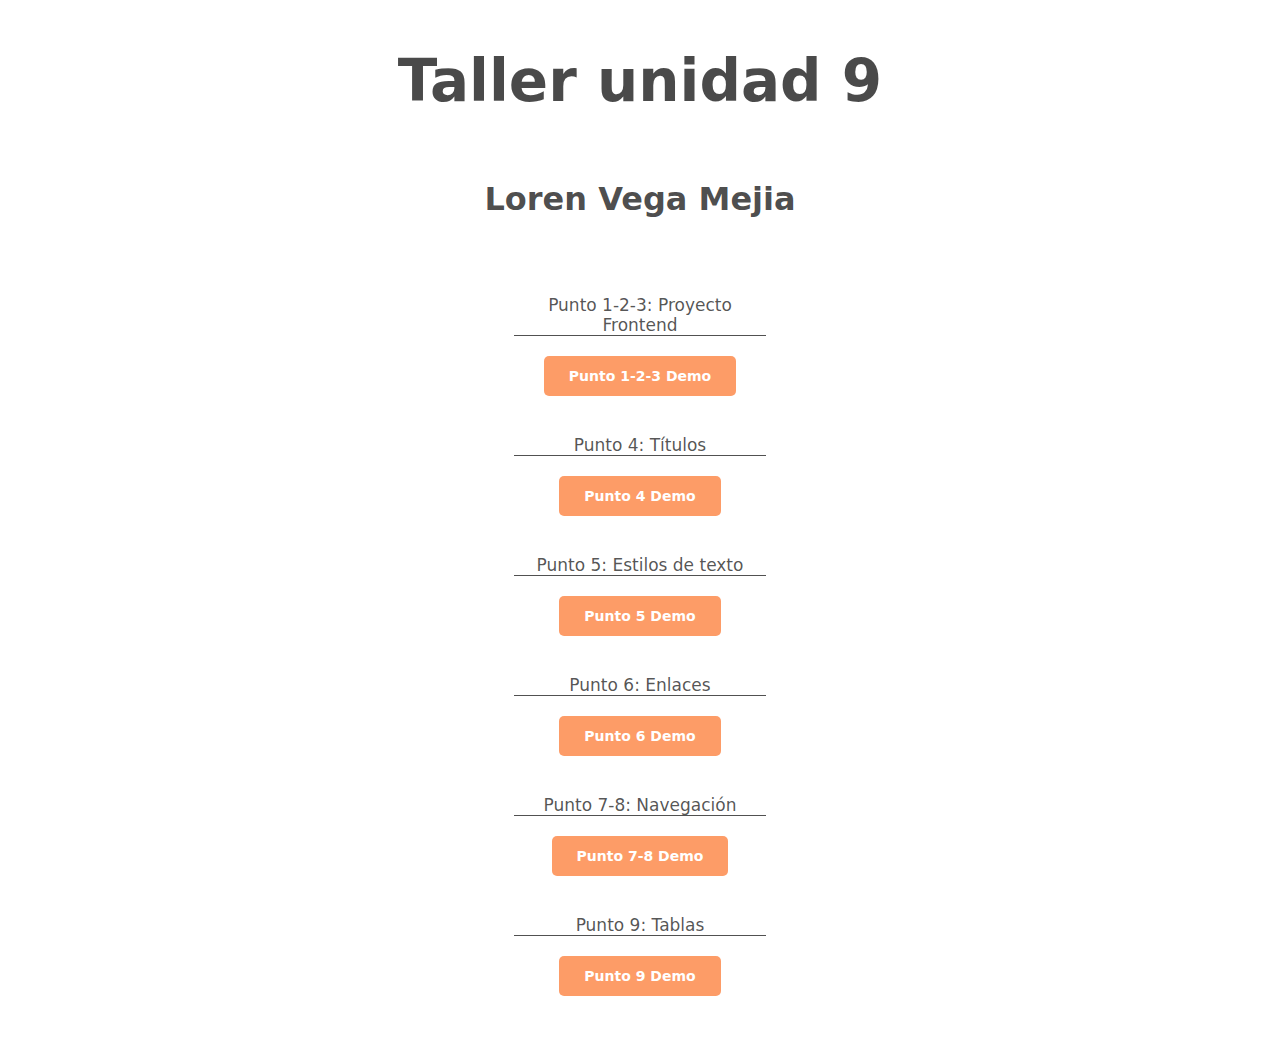
<file: index.html>
<!DOCTYPE html>
<html lang="en">
<head>
  <meta charset="UTF-8">
  <meta http-equiv="X-UA-Compatible" content="IE=edge">
  <meta name="viewport" content="width=device-width, initial-scale=1.0">
  <title>taller 9 menu</title>
  <link rel="stylesheet" href="./styles/styles.css">
</head>
<body> 
  <div>
    <h1> Taller unidad 9</h1>
    <h2>Loren Vega Mejia</h2>
    <nav>
      <ul>
        <li>
          <p>
            Punto 1-2-3: Proyecto Frontend
          </p> 
          <a href="./punto-1-2-3/index.html">
            Punto 1-2-3 Demo
          </a>
        </li>
        <li>
          <p>
            Punto 4: Títulos
          </p> 
          <a href="./punto-4/index.html">
            Punto 4 Demo
          </a>
        </li>
        <li>
          <p>
            Punto 5: Estilos de texto
          </p>
          <a href="./punto-5/index.html">
            Punto 5 Demo
          </a>
        </li>
        <li>
          <p>
            Punto 6: Enlaces
          </p>
          <a href="./punto-6/index.html">
            Punto 6 Demo
          </a>
        </li>
        <li>
          <p>
            Punto 7-8: Navegación
          </p>
          <a href="./punto-7-8/index.html">
            Punto 7-8 Demo
          </a>
        </li>
        <li>
          <p>
            Punto 9: Tablas
          </p>
          <a href="./punto-9/index.html">
            Punto 9 Demo
          </a>
        </li>
      </ul>
    </nav>
  </div> 
</body>
</html>
</file>
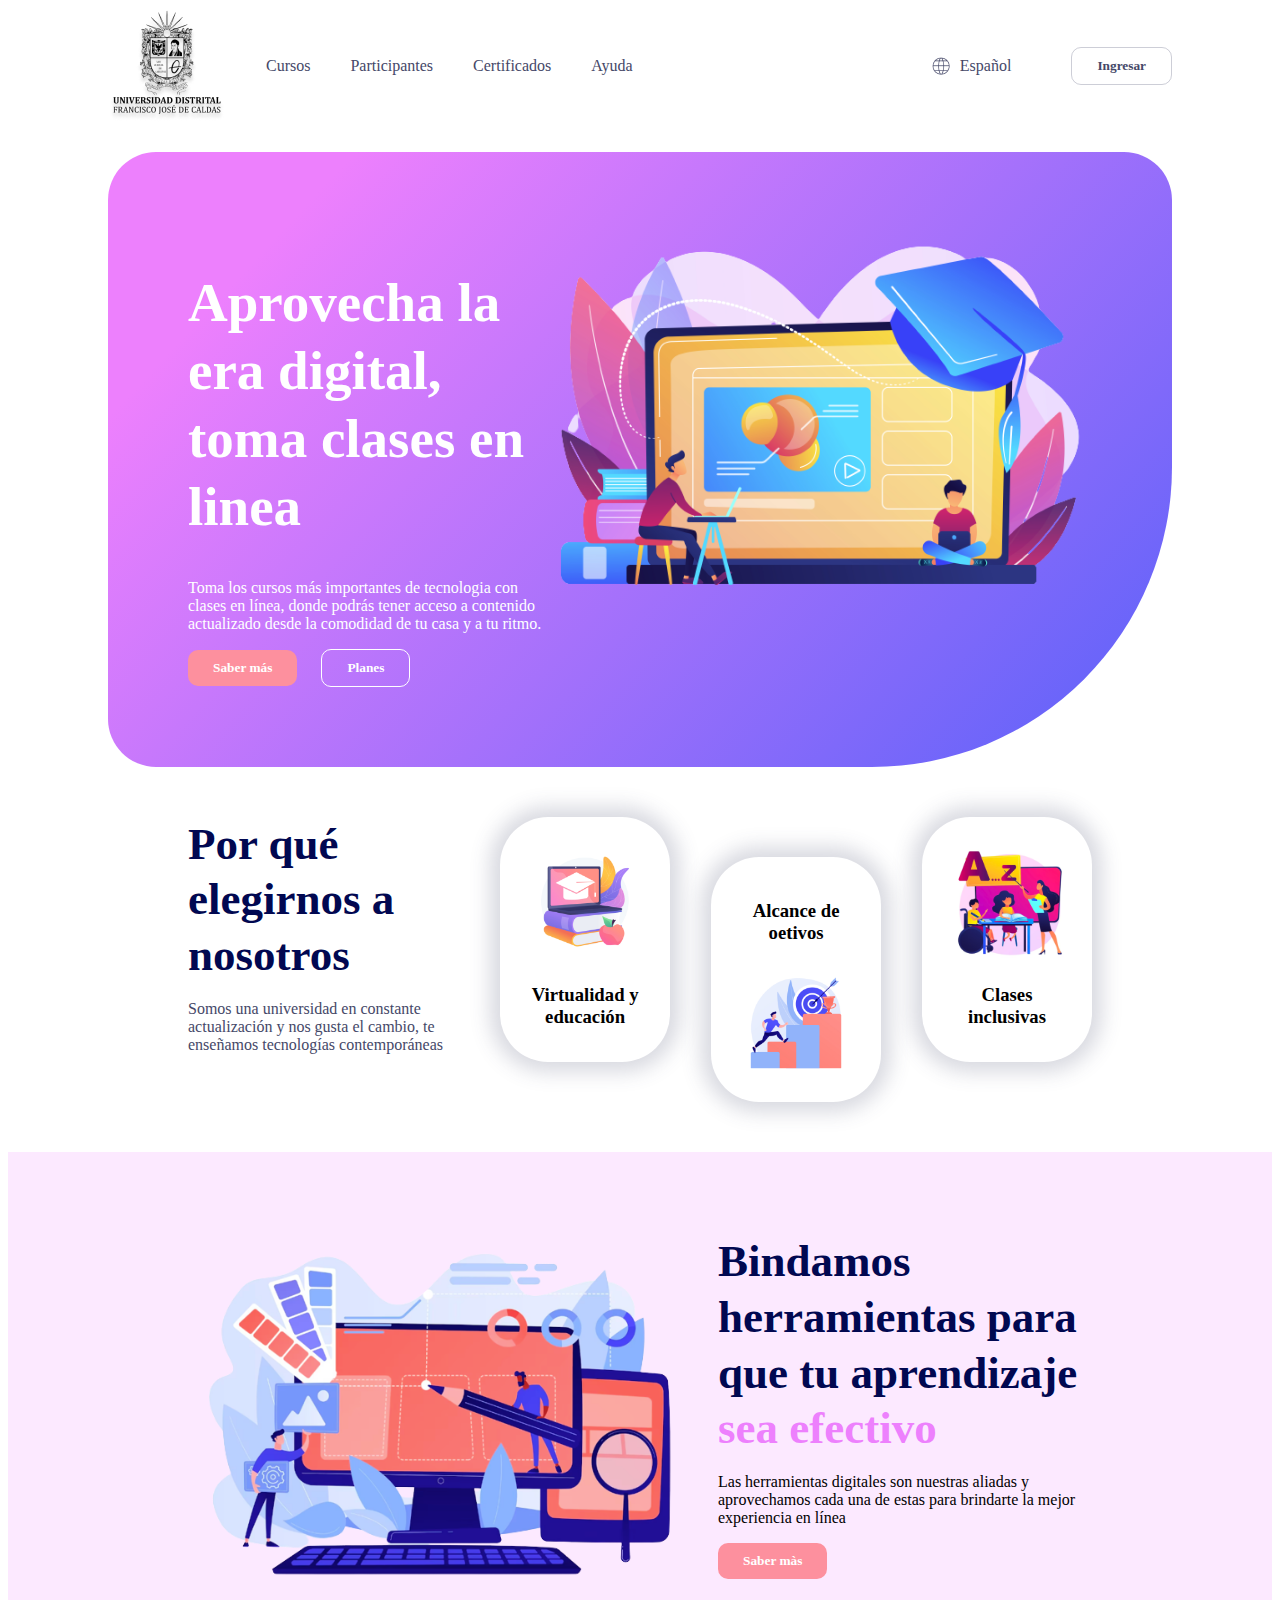
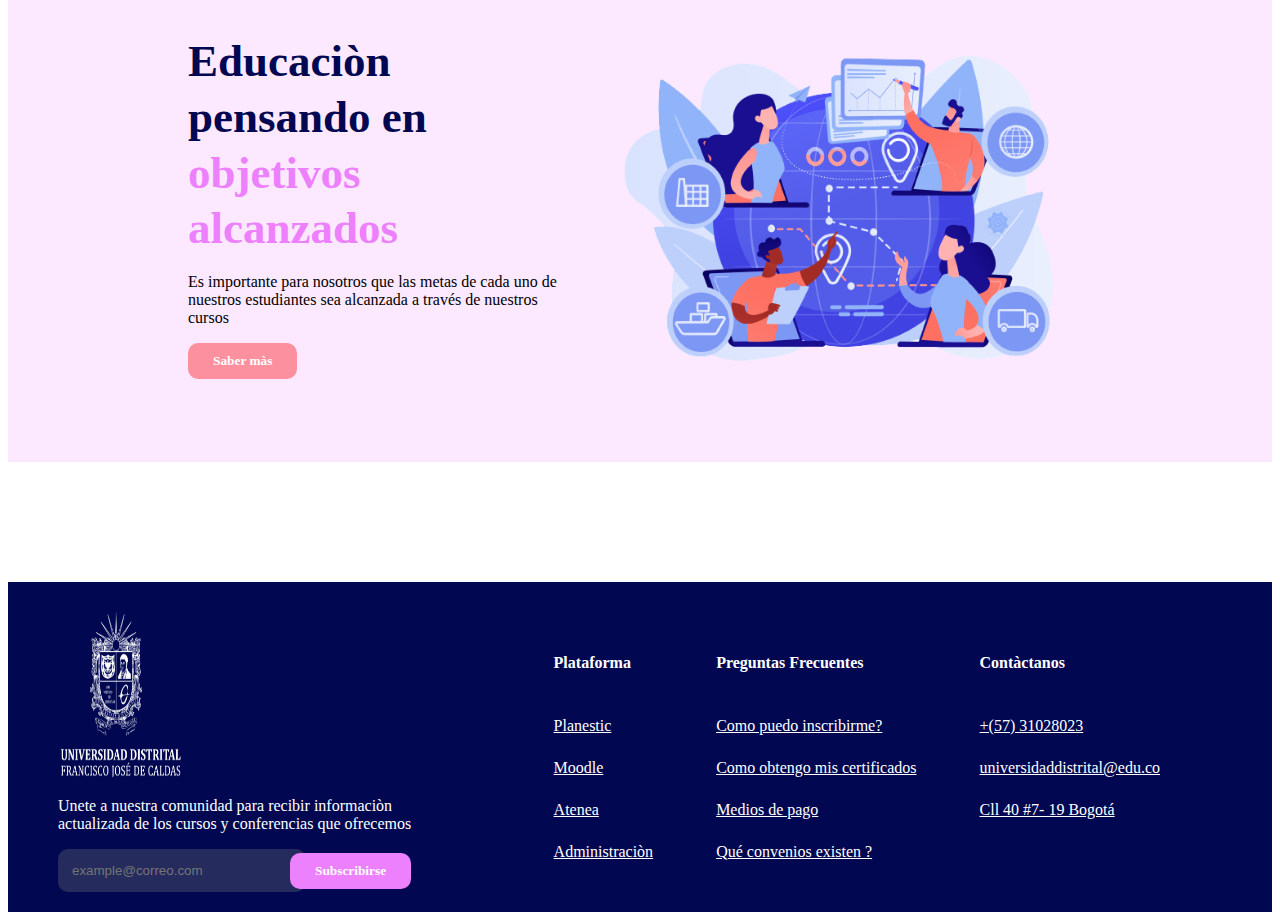
<file: punto-1-2-3/index.html>
<!DOCTYPE html>
<html lang="en">

<head>
    <meta charset="UTF-8">
    <meta name="viewport" content="width=device-width, initial-scale=1.0">
    <link rel="stylesheet" href="https://indestructibletype.com/fonts/Jost.css" type="text/css" charset="utf-8" />
    <link rel="stylesheet" href="./styles/header-styles.css">
    <link rel="stylesheet" href="./styles/common-styles.css">
    <link rel="stylesheet" href="./styles/banner_styles.css">
    <link rel="stylesheet" href="./styles/section-1-styles.css">
    <link rel="stylesheet" href="./styles/section-2-styles.css">
    <link rel="stylesheet" href="./styles/footer-styles.css">
    <title>Page design</title>
</head>

<body>
    <header>
        <div class="header__navigator">
            <img src="./public/images/header-logo.png" alt="header logo">
            <nav>
                <ul>
                    <li><a href="#banner">Cursos</a></li>
                    <li><a href="#ection-1">Participantes</a></li>
                    <li><a href="#section-2">Certificados</a></li>
                    <li><a href="#footer">Ayuda</a></li>
                </ul>
            </nav>
        </div>
        <div class="header__settings">
            <div class="language">
                <img src="./public/images/header-world.png" alt="header world">
                <span>Español</span>
            </div>
            <button>Ingresar</button>
        </div>
    </header>
    <main>
        <section id="banner">
            <div class="banner_info">
                <div class="banner_text">
                    <h1>Aprovecha la era digital, toma clases en linea</h1>
                    <p>Toma los cursos más importantes de tecnologia con clases en línea,
                        donde podrás tener acceso a contenido actualizado desde la comodidad
                        de tu casa y a tu ritmo.
                    </p>

                </div>
                <div class="banner_buttons">
                    <button class="button--orange">Saber más</button>
                    <button class="button--transparent">Planes</button>
                </div>
            </div>
            <img src="./public/images/banner-online.png" alt="banner online">
        </section>
        <section id="section-1">
            <div class="section-1__info">
                <h2>Por qué elegirnos a nosotros</h2>
                <p>Somos una universidad en constante actualización y nos
                    gusta el cambio, te enseñamos tecnologías contemporáneas</p>
            </div>
            <div class="section-1__card">
                <img src="./public/images/section1-education.png" alt="education" width="120px" height="120px">
                <h3>Virtualidad y educación</h3>
            </div>
            <div class="section-1__card  section-1__card-down">
                <h3>Alcance de oetivos</h3>
                <img src="./public/images/section1-goals.png" alt="goals" width="120px" height="120px">
            </div>
            <div class="section-1__card">
                <img src="./public/images/section1-teach.png" alt="teach" width="120px" height="120px">
                <h3>Clases inclusivas </h3>
            </div>
        </section>
        <section id="section-2">
            <div class="section-2__info">
                <img src="./public/images/section2-tools.png" alt="tools" width="500px" height="350px">
                <div>
                    <h2>Bindamos herramientas para que tu aprendizaje </h2>
                    <h2 class="title_pink">sea efectivo</h2>
                    <p>Las herramientas digitales son nuestras aliadas y aprovechamos cada una de
                        estas para brindarte la mejor experiencia en línea
                    </p>
                    <button class="button--orange">Saber màs</button>
                </div>
            </div>
            <div class="section-2__info">
                <div>
                    <h2>Educaciòn pensando en</h2>
                    <h2 class="title_pink">objetivos alcanzados</h2>
                    <p>Es importante para nosotros que las metas de cada uno de nuestros
                        estudiantes sea alcanzada a través de nuestros cursos
                    </p>
                    <button class="button--orange">Saber màs</button>

                </div>
                <img src="./public/images/section2-goals.png" alt="goals" width="500px" height="350px">
            </div>

        </section>
    </main>
    <footer id="footer">
        <div class="footer__info">
            <img src="./public/images/footer-logo.png" alt="logo" width="130px" height="175px">
            <p>Unete a nuestra comunidad para recibir informaciòn
                actualizada de los cursos y conferencias que ofrecemos
            </p>
            <form action="">
                <input type="email" placeholder="example@correo.com" name="user_email">
                <button>Subscribirse</button>
            </form>

        </div>

        <div class="footer__list">
            <table>
                <thead>
                    <tr>
                        <th>Plataforma</th>
                        <th>Preguntas Frecuentes</th>
                        <th>Contàctanos</th>
                    </tr>
                </thead>
                <tbody>
                    <tr>
                        <td><a href="">Planestic</a></td>
                        <td><a href="">Como puedo inscribirme?</a></td>
                        <td><a href="">+(57) 31028023</a></td>
                    </tr>
                    <tr>
                        <td><a href="">Moodle</a></td>
                        <td><a href="">Como obtengo mis certificados</a></td>
                        <td><a href="">universidaddistrital@edu.co</a></td>
                    </tr>
                    <tr>
                        <td><a href="">Atenea</a></td>
                        <td><a href="">Medios de pago</a></td>
                        <td><a href="">Cll 40 #7- 19 Bogotá</a></td>
                    </tr>
                    <tr>
                        <td><a href="">Administraciòn</a></td>
                        <td><a href="">Qué convenios existen ?</a></td>
                    </tr>
                </tbody>

            </table>
        </div>
    </footer>
</body>

</html>
</file>
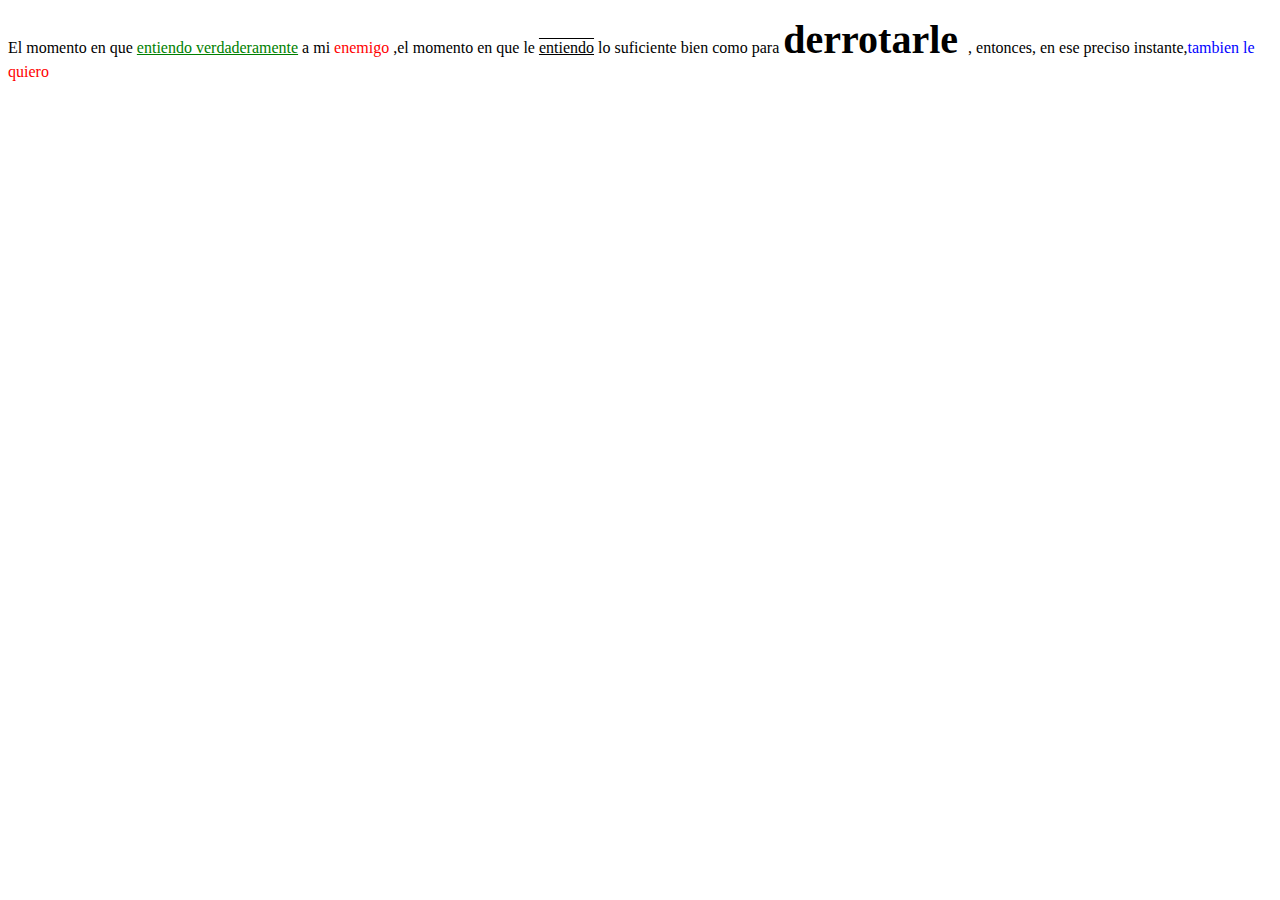
<file: punto-5/index.html>
<!DOCTYPE html>
<link rel="stylesheet" href="./styles/styles.css">
<html lang="en">
<head>
    <meta charset="UTF-8">
    <meta name="viewport" content="width=device-width, initial-scale=1.0">
    <title>Document</title>
</head>
<body> 
    <p>
    <span>El momento en que</span>  <u>entiendo verdaderamente</u> 
    <span> a mi </span> <span class="enemigo">enemigo</span> ,<span>el momento en que le </span> 
    <span class="subrayado">entiendo</span> <span>lo suficiente bien como para</span> <strong>derrotarle 
    </strong> , entonces, en ese preciso instante,<span class="Blue">tambien le </span> <span class="red"
       >quiero </span></p> 
</body>
</html>
</file>
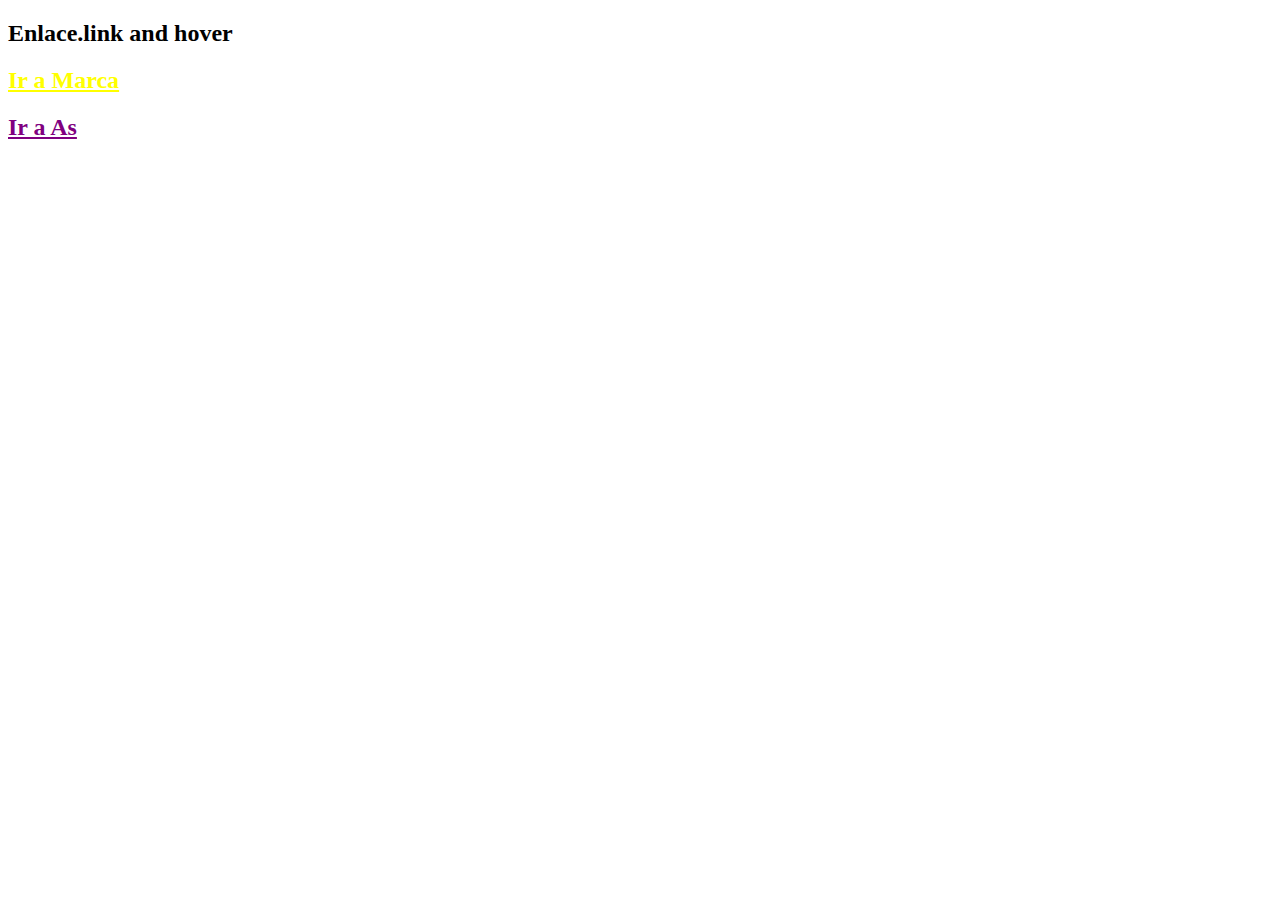
<file: punto-6/index.html>
<!DOCTYPE html>
<html lang="en">
<head>
    <meta charset="UTF-8">
    <meta name="viewport" content="width=device-width, initial-scale=1.0">
    <link rel="stylesheet" href="./styles/styles.css">
    <title>Document</title>
</head>
<body>
    <div>
       <strong> <h2 class="Enlace">Enlace.link and hover</h2></strong>
        
        <h2 class="Ir">Ir a Marca</h2>
         <h2 class="IraAs">Ir a As</h2>
    </div>
    
</body>
</html>
</file>
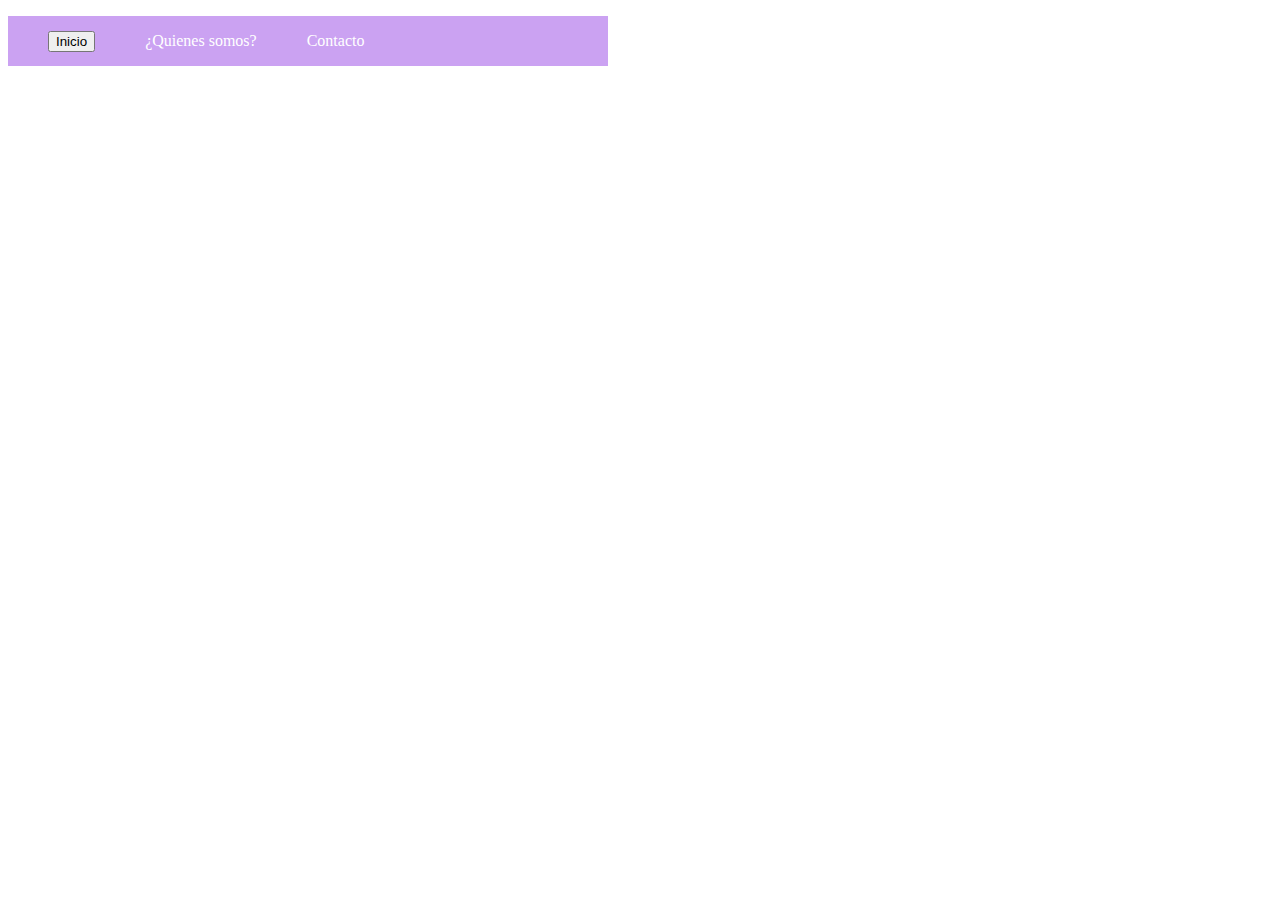
<file: punto-7-8/index.html>
<!DOCTYPE html>
<html lang="en">

<head>
    <meta charset="UTF-8">
    <meta name="viewport" content="width=device-width, initial-scale=1.0">
    <link rel="stylesheet" href="./styles/styles.css">
    <title>Document</title>
</head>

<body>
    <nav>
        <ul>
            <button class="banner_buttons">Inicio</button>
            <li>¿Quienes somos?</li>
            <li>Contacto</li>

        </ul>
       
        
    </nav>

</body>

</html>
</file>
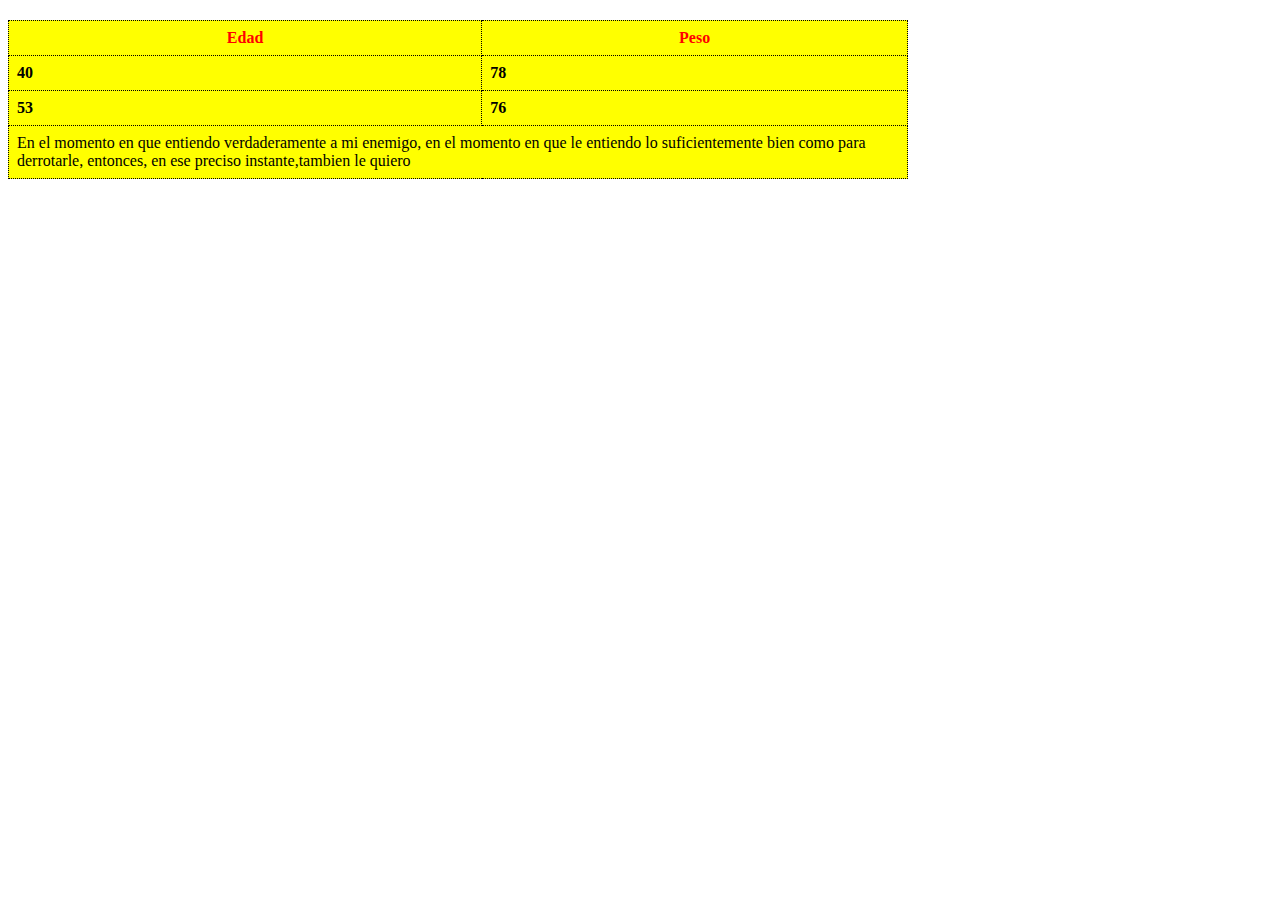
<file: punto-9/index.html>
<!DOCTYPE html>
<html lang="en">
<head>
    <meta charset="UTF-8">
    <meta name="viewport" content="width=device-width, initial-scale=1.0">
   <link rel="stylesheet" href="./styles/styles.css">
    <title>Document</title>
</head>
<body>
<table>
    <tr>
        
        <th class="Edad">Edad</th>
        <th class="Peso">Peso</th>

    </tr>
    <tr>
        <th>40</th>
        <th>78</th>
    </tr>
    <tr>
        <th>53</th>
        <th>76</th>
    </tr>
<tr>
    <td colspan="3">
        En el momento en que entiendo verdaderamente a mi enemigo, en el momento en que le entiendo lo suficientemente bien como para derrotarle, entonces, en ese preciso instante,tambien le quiero
    </td>
</tr>
</table>
</body>
</html>
</file>
<file: styles/styles.css>
body {
    text-align: center;
    color: #000000b5;
    font-family: system-ui, -apple-system;
  }
  
  body, div {
    display: flex;
    justify-content: center;
    align-items: center;
  }
  
  div {
    flex-direction: column;
    width: 50%;
    height: 50%;
    text-align: center;
  }
  
  h1 {
    font-size: 58px;
  }
  
  h2 {
    font-size: 32px;
  }
  
  nav {
    width: 40%;
  }
  
  ul {
    padding: 0;
    text-align: center;
    list-style: none;
  }
  
  li {
    margin: 50px 0;
  }
  
  p {
    margin: 40px 0 30px;
    color: #000000ae;
    font-size: 17px;
    border-bottom: 1px solid;
  }
  
  a {
    padding: 12px 25px;
    color: #ffffff;
    background-color: #fd8f54e2;
    border: none;
    border-radius: 5px;
    font-family: system-ui, -apple-system;
    font-size: 14px;
    font-weight: bold;
    text-decoration: none;
    cursor: pointer;
  }
  
  a:hover {
    background-color: #e87537e2;
  }
</file>
<file: punto-1-2-3/styles/header-styles.css>
header {
    display: flex;
    justify-content: space-between;
    margin: 10px 100px;
}

.header__navigator{
    display: flex;
    align-items: center;
}

ul {
    display: flex;
    gap: 40px;
    list-style: none;

}

nav a {
    color: #454868;
    text-decoration: none;
    font-weight: 500;
}

.header__settings {
    display: flex;
    align-items: center;
    gap: 60px;
}
.language {
    display: flex;
    align-items: center;
    gap: 10px;

    font-family: "jost";
    font-weight: 300;
    color: #454868;

}

header button {
    background-color: transparent;
    border: 1px solid #45486844;
color: #454868;
}
</file>
<file: punto-1-2-3/styles/common-styles.css>
body {
    margin: opx ;
}


a {
    font-family: "Jost";
}

button {
    padding: 10px 25px;
    font-family: "Jost";
    font-weight: bold;
    border-radius: 10px;
    cursor: pointer;
}

P {
    font-family: "Jost";
    font-size: 14;
}

.button--orange {
    background-color: #FD909E;
    color: white;
    border: none;
}

h2 {
    font-family: "Jost";
    font-size: 45px;
    color: #010851;
    line-height: 124%;
    letter-spacing: -1%;
    margin: 0;

}
</file>
<file: punto-1-2-3/styles/banner_styles.css>
#banner {
    display: flex;
    margin: 30px 100px;
    padding: 80px;
    background: linear-gradient(313deg, #5961F9 0%, #ED80FD 84.91%);
    border-radius: 48px 48px 300px 48px ;   
    color: white;
}

h1 {
    font-family: "Jost";
    font-size: 55px;
    line-height: 124%;
    letter-spacing: -1%;
}

#banner img {
width: 550px;
height: 370px;
}

.button--transparent {
    background-color: transparent;
    color: white;
    border: 1px solid;
    margin-left: 20px;
}
</file>
<file: punto-1-2-3/styles/section-1-styles.css>
#section-1 {
    display: flex;
    justify-content: space-between;
    margin: 50px 180px;
}

.section-1__info{
    width: 30%;

}
.section-1__info p {
    color: #454868;

}
.section-1__card {
    width: min-content;
    height: 195px;
    text-align: center;
    padding: 25px;
    border-radius: 48px;
    box-shadow: 0px 0px 20px 10px #45486835;
    
}
.section-1__card-down {
    margin-top: 40px;

}

h3 {
    font-family: "Jost";

}
</file>
<file: punto-1-2-3/styles/section-2-styles.css>
#section-2 {
   padding: 30px 180px;
   background-color: #ec80fd2c;

}

.section-2__info {
    display: flex;
    align-items: center;
    gap: 30px;
    margin: 50px 0px;
}

.title_pink {
    color: #ed80fd;
}
</file>
<file: punto-1-2-3/styles/footer-styles.css>
footer {
    display: flex;
    justify-content: space-between;
    align-items: center;
    margin-top: 120px;
    padding: 20px 50px ;
    background-color: #010851;
    color: white;
   
}
.footer__info {
    width: 34%;
}

form button {
    background-color:#ED80FD ;
    color: white;
    border: none;

}input {
    padding: 14px;
    width: 220px;
    border: none;
    border-radius: 10px;
    margin-right:  -20px;
   background-color: #4548688c;
}

table {
  font-family: "jost";
  text-align: left;
}

th {
    height: 80px;
}

tr {
    height: 40px;
}


td {
    padding-right: 60px;
}

td a {
 color: white;
}
</file>
<file: punto-5/styles/styles.css>
u {
    color: green;
}

.enemigo {
    color: red;
}

u {
    text-decoration: underline;

}
.entiendo {
    display: inline-block;
}

strong {
    font-size: 40px;
}

.Blue {
    color: blue;
}
.red {
    color: red;
    display: inline-block;
}

.subrayado {
   text-decoration: overline underline;
}
</file>
<file: punto-6/styles/styles.css>
.Ir {
    color: yellow;
    display: inline block;
    text-decoration: underline;
   
}

.IraAs {
    color: purple;
    display: inline block;
    text-decoration: underline;
    
}
</file>
<file: punto-7-8/styles/styles.css>
nav {
    color: white;
    background-color: rgba(129,28, 224, 0.411);
    width: 600px;
    height: 50px;
    justify-content: center;

}

nav ul :hover  {
    background-color: blue;
    color: white;
    border: 0px;
    cursor: pointer;
   
}

ul {
    display: flex;
    gap: 50px;
    list-style: none;
    align-items: center;
    height: 50px;
   
}

.buttonblue {
    color: blue;
}
</file>
<file: punto-9/styles/styles.css>
table {
    
    width:  900px;
    border-collapse: collapse;
    margin-top: 20px;
    background-color: yellow;
    
}

th {
    border: 1px dotted black;
    padding: 8px;
    text-align: left;
    color: black;

}

td {
    border: 1px dotted black;
    padding: 8px;
    text-align: left;
    color: black;

}

.Edad {
    color: red;
    text-align: center;
}
.Peso {
    color: red;
    text-align: center;
}
</file>
